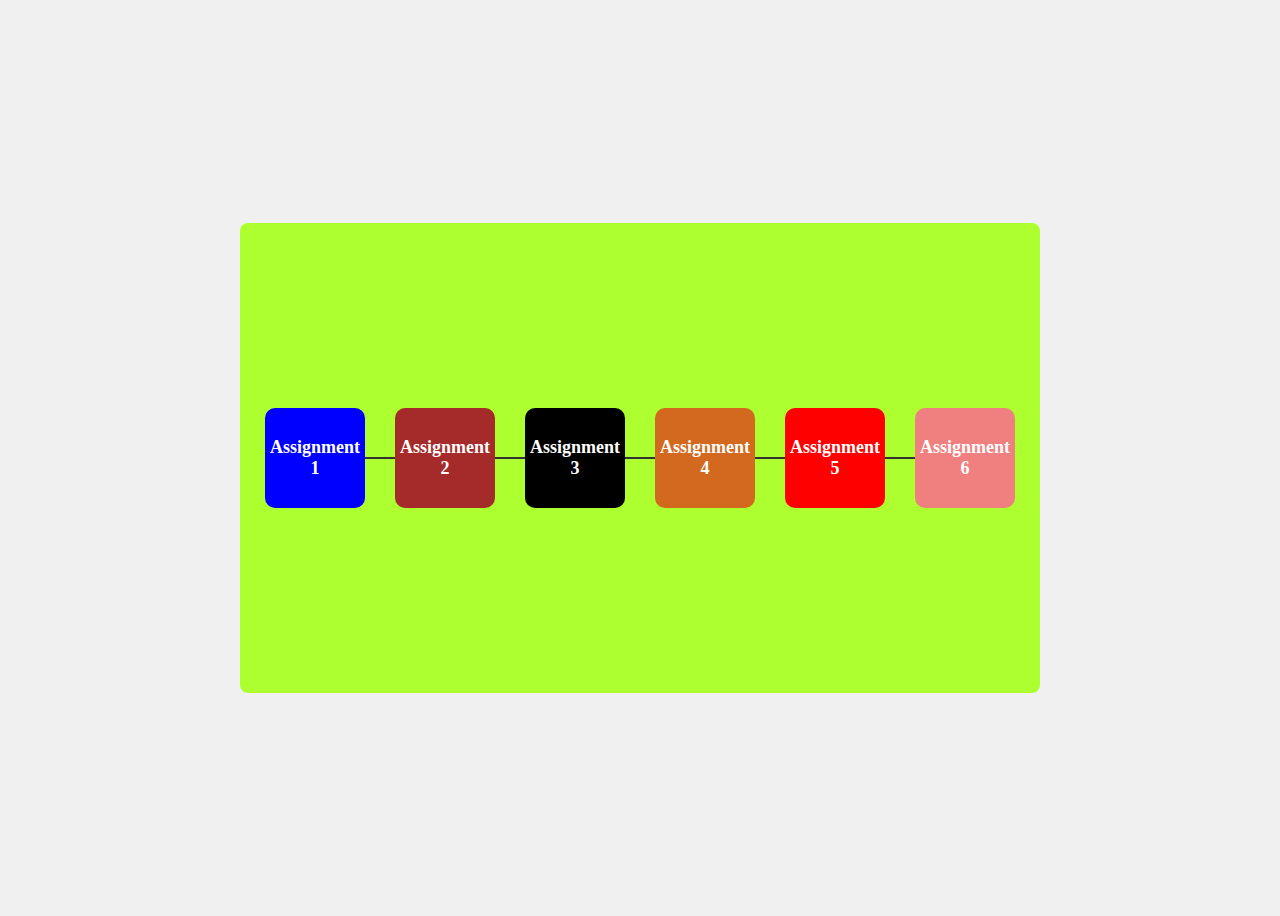
<file: index.html>
<!DOCTYPE html>
<html lang="en">
    <head>
        <meta charset="UTF-8">
  <meta name="viewport" content="width=device-width, initial-scale=1.0">
        <title>Assignment Main</title>
        <link rel="stylesheet" href="style.css"/>
    </head>
    <body>
        <div class="container">
            <div class="box ass-1"><a href="index1.html" target="_blank">Assignment 1</a></div>
            <div class="box ass-2"><a href="index2.html" target="_blank">Assignment 2</a></div>
            <div class="box ass-3"><a href="index3.html" target="_blank">Assignment 3</a></div>
            <div class="box ass-4"><a href="index4.html" target="_blank">Assignment 4</a></div>
            <div class="box ass-5"><a href="index5.html" target="_blank">Assignment 5</a></div>
            <div class="box ass-6"><a href="index6.html" target="_blank">Assignment 6</a></div>
        </div>
    </body>
</html>
</file>
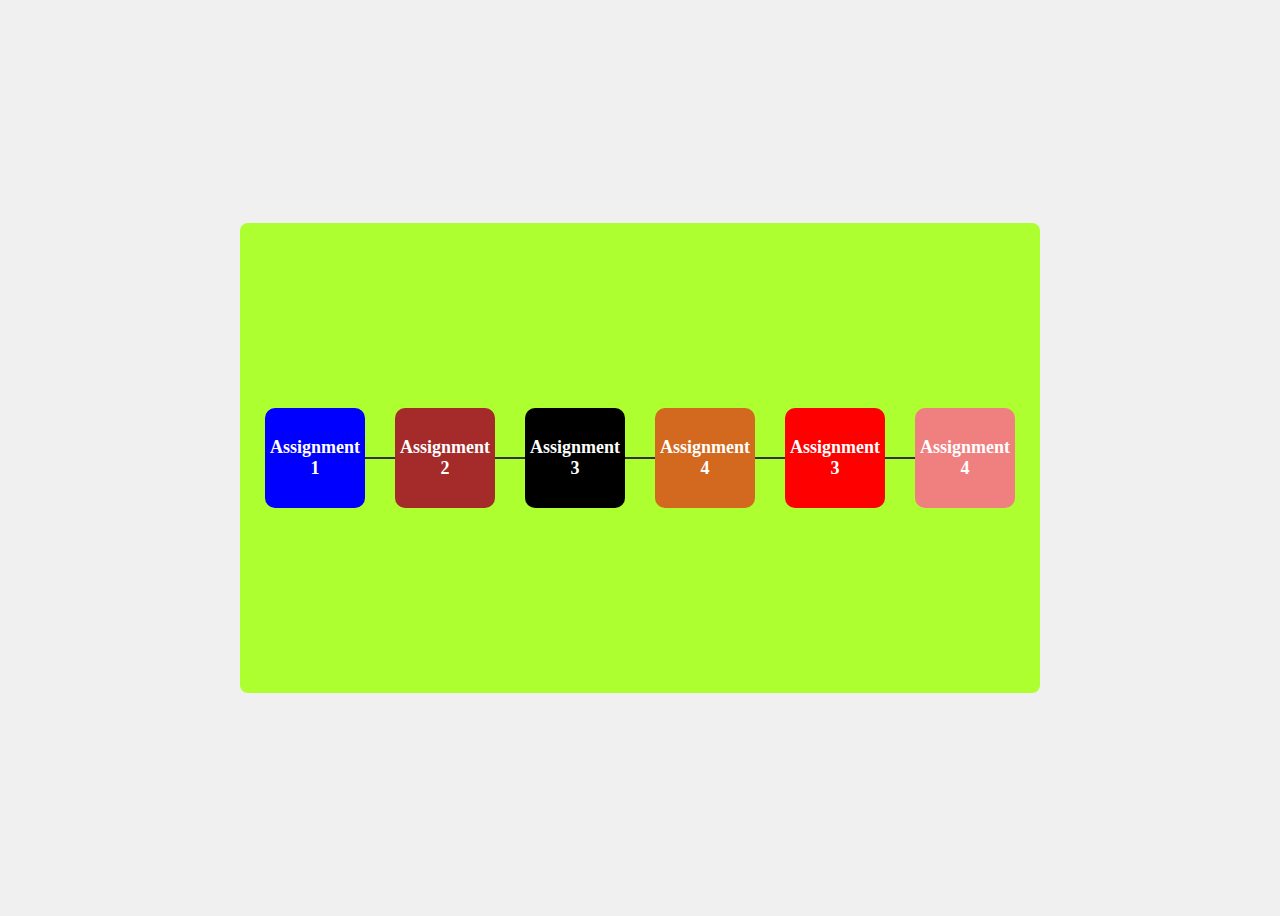
<file: Assignment/index.html>
<!DOCTYPE html>
<html lang="en">
    <head>
        <meta charset="UTF-8">
  <meta name="viewport" content="width=device-width, initial-scale=1.0">
        <title>Assignment Main</title>
        <link rel="stylesheet" href="style.css"/>
    </head>
    <body>
        <div class="container">
            <div class="box ass-1"><a href="index1.html" target="_blank">Assignment 1</a></div>
            <div class="box ass-2"><a href="index2.html" target="_blank">Assignment 2</a></div>
            <div class="box ass-3"><a href="index3.html" target="_blank">Assignment 3</a></div>
            <div class="box ass-4"><a href="index4.html" target="_blank">Assignment 4</a></div>
            <div class="box ass-5"><a href="index5.html" target="_blank">Assignment 3</a></div>
            <div class="box ass-6"><a href="index6.html" target="_blank">Assignment 4</a></div>
        </div>
    </body>
</html>
</file>
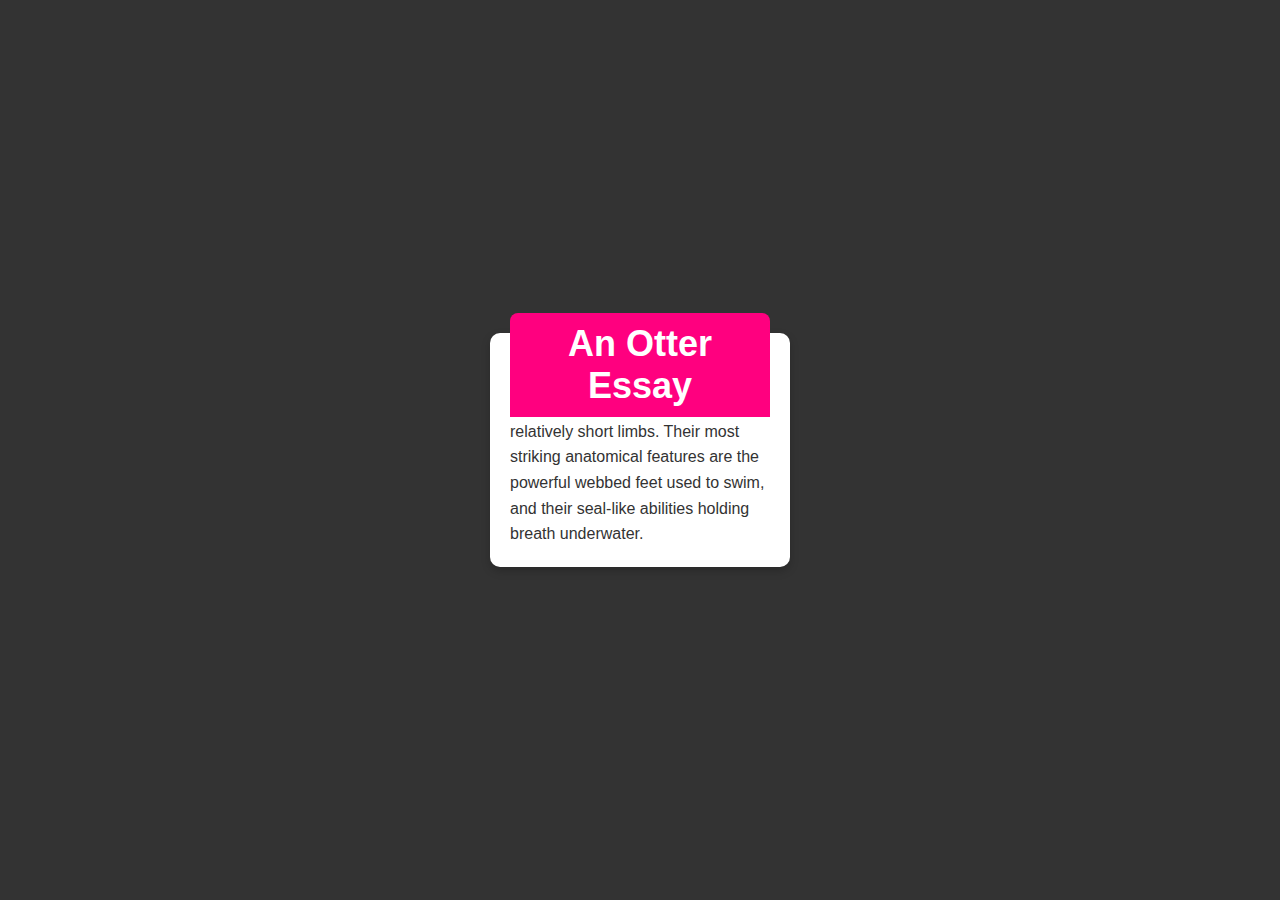
<file: index1.html>
<!DOCTYPE html>
<html lang="en">
  <head>
    <meta charset="UTF-8">
  <meta name="viewport" content="width=device-width, initial-scale=1.0">
    <title>Otter Essay Design</title>
    <link rel="stylesheet" href="style1.css" />
  </head>

  <body>
    <div class="container">
      <div class="card">
        <div class="card-header">
          <h2>An Otter Essay</h2>
        </div>

        <div class="card-body">
          <p>
            Otters have long, slim bodies and relatively short limbs. Their most
            striking anatomical features are the powerful webbed feet used to
            swim, and their seal-like abilities holding breath underwater.
          </p>
        </div>
      </div>
    </div>
  </body>
</html>
</file>
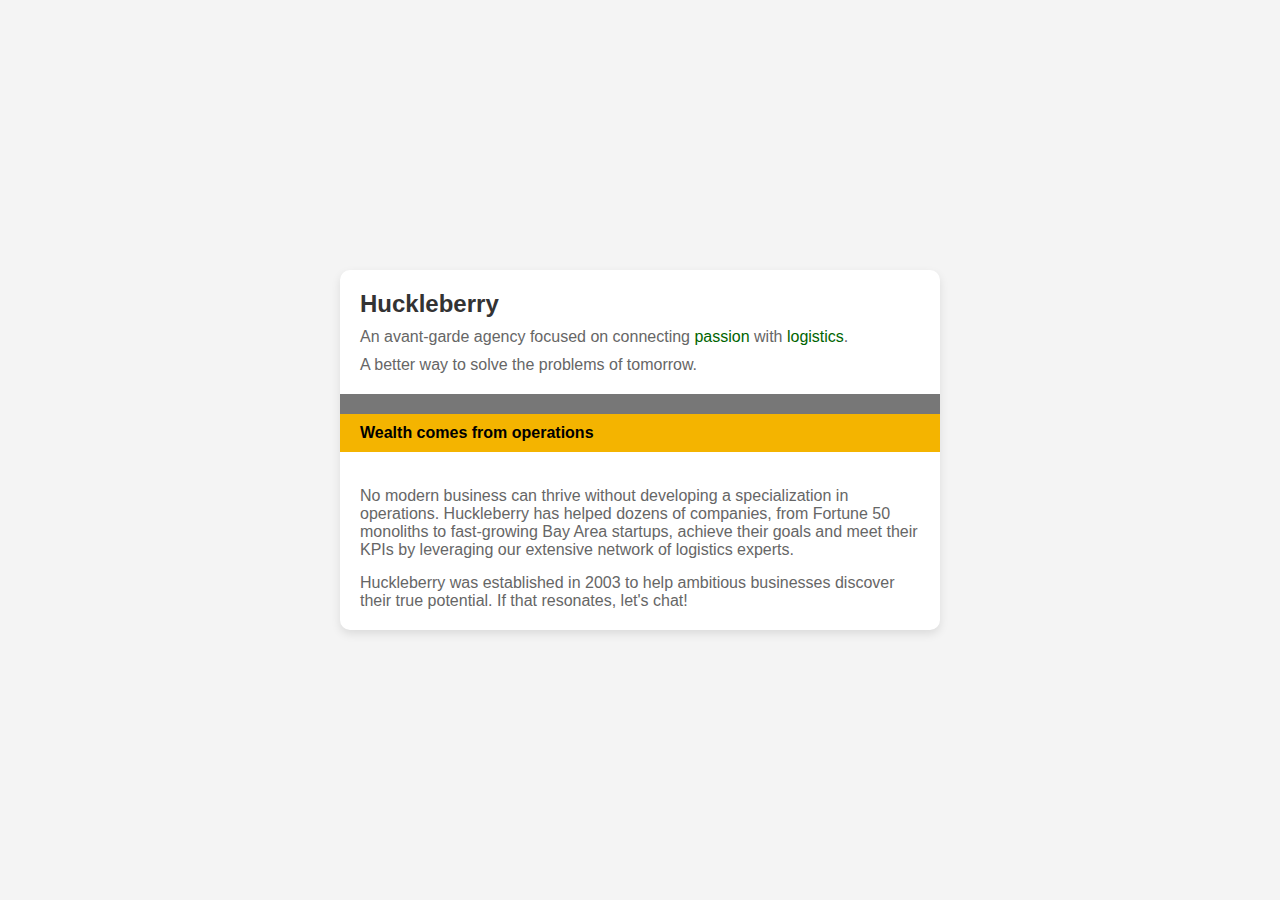
<file: index2.html>
<!DOCTYPE html>
<html lang="en">
<head>
    <meta charset="UTF-8">
  <meta name="viewport" content="width=device-width, initial-scale=1.0">
    <title>Huckleberry Card Design</title>
    <link rel="stylesheet" href="style2.css">
</head>
<body>
    <div class="card">
        <div class="card-header">
            <h1>Huckleberry</h1>
            <p>An avant-garde agency focused on connecting <span class="highlight">passion</span> with <span class="highlight">logistics</span>.</p>
            <p>A better way to solve the problems of tomorrow.</p>
        </div>
        <div class="separator"></div>
        <div class="card-highlight">
            <div class="highlight-box">
                <span>Wealth comes from operations</span>
            </div>
        </div>
        <div class="card-body">
            <p>No modern business can thrive without developing a specialization in operations. Huckleberry has helped dozens of companies, from Fortune 50 monoliths to fast-growing Bay Area startups, achieve their goals and meet their KPIs by leveraging our extensive network of logistics experts.</p>
            <p>Huckleberry was established in 2003 to help ambitious businesses discover their true potential. If that resonates, let's chat!</p>
        </div>
    </div>
</body>
</html>
</file>
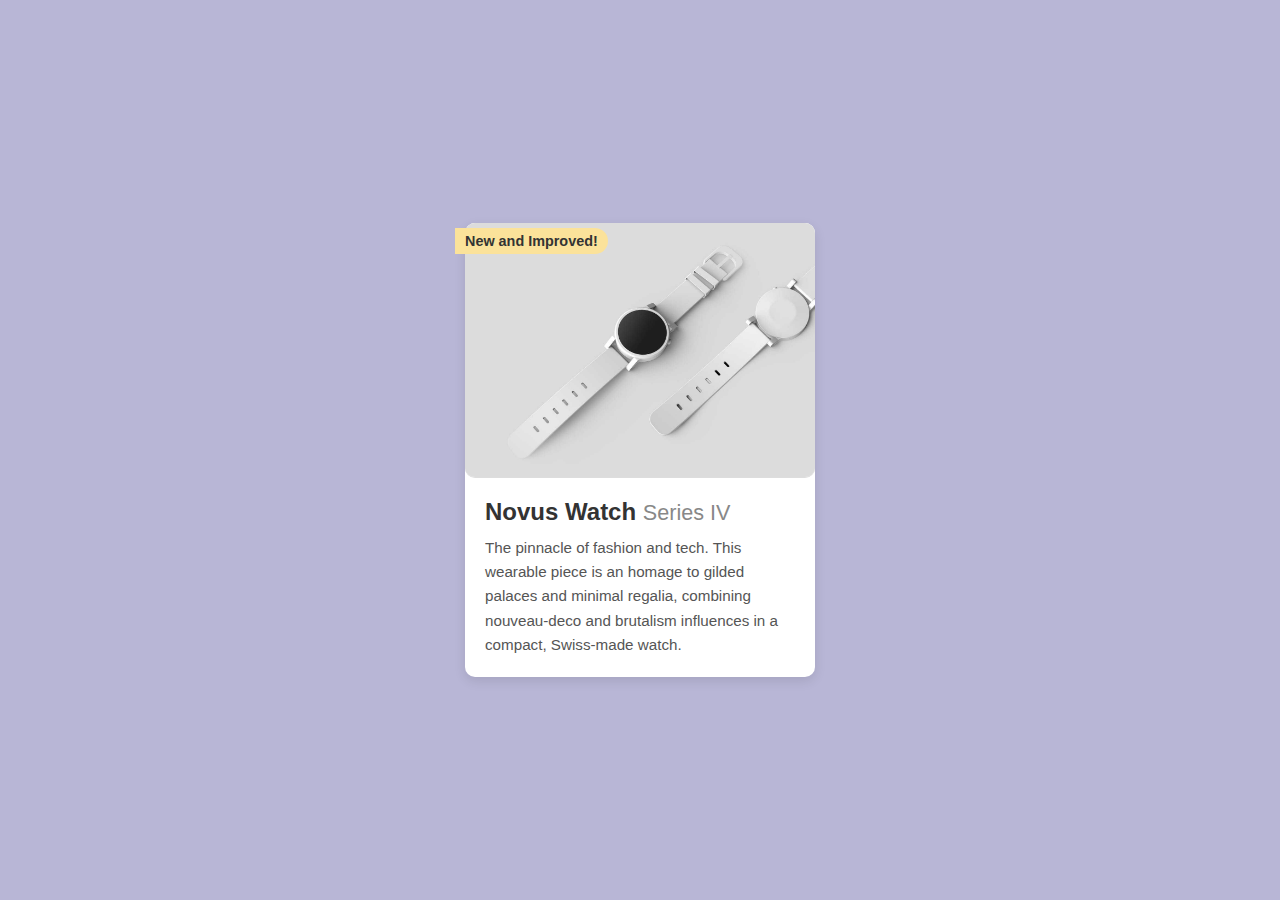
<file: index3.html>
<!DOCTYPE html>
<html lang="en">
  <head>
    <meta charset="UTF-8">
  <meta name="viewport" content="width=device-width, initial-scale=1.0">
    <title>Product Card</title>
    <link rel="stylesheet" href="style3.css" />
  </head>

  <body>
    <div class="card">
      <div class="badge">New and Improved!</div>

      <img src="asset/watch.jpeg" alt="Novus Watch Series IV" class="product-image"
      />

      <div class="card-content">
        <h2>Novus Watch <span class="subheading">Series IV</span></h2>

        <p>
          The pinnacle of fashion and tech. This wearable piece is an homage to
          gilded palaces and minimal regalia, combining nouveau-deco and
          brutalism influences in a compact, Swiss-made watch.
        </p>
      </div>
    </div>
  </body>
</html>
</file>
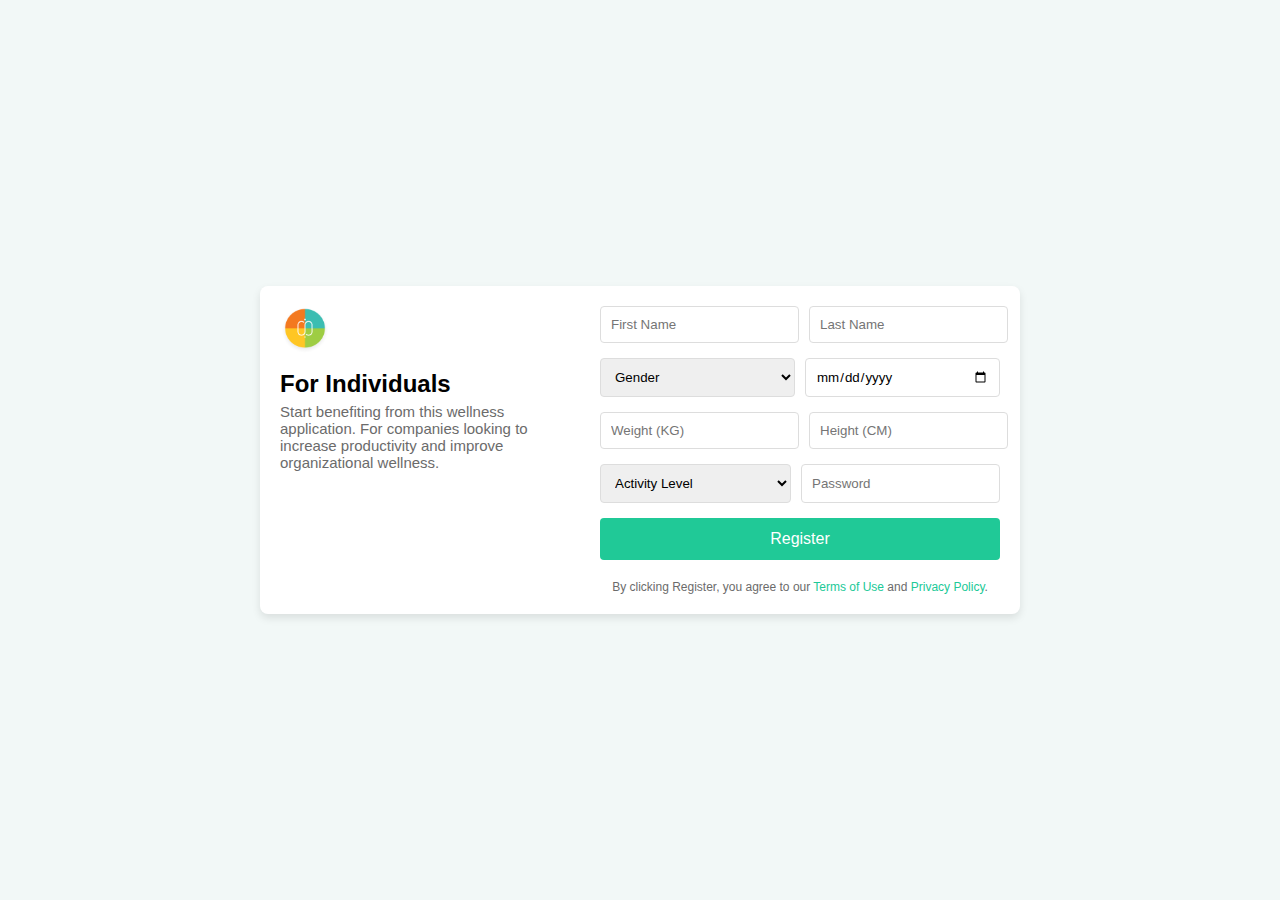
<file: index4.html>
<!DOCTYPE html>
<html lang="en">
<head>
  <meta charset="UTF-8">
  <meta name="viewport" content="width=device-width, initial-scale=1.0">
  <title>Registration Form</title>
  <link rel="stylesheet" href="style4.css">
</head>
<body>
  <div class="container">
    <div class="content">
      <div class="info">
        <img src="asset/individual.png" alt="Logo" class="logo">
        <h2>For Individuals</h2>
        <p>Start benefiting from this wellness application. For companies looking to increase productivity and improve organizational wellness.</p>
      </div>
      <div class="form-container">
        <form>
          <div class="form-row">
            <input type="text" placeholder="First Name">
            <input type="text" placeholder="Last Name">
          </div>
          <div class="form-row">
            <select>
              <option>Gender</option>
              <option>Male</option>
              <option>Female</option>
              <option>Other</option>
            </select>
            <input type="date" placeholder="Date of Birth">
          </div>
          <div class="form-row">
            <input type="number" placeholder="Weight (KG)">
            <input type="number" placeholder="Height (CM)">
          </div>
          <div class="form-row">
            <select>
              <option>Activity Level</option>
              <option>Low</option>
              <option>Moderate</option>
              <option>High</option>
            </select>
            <input type="password" placeholder="Password">
          </div>
          <button type="submit">Register</button>
          <p class="terms">By clicking Register, you agree to our <a href="#">Terms of Use</a> and <a href="#">Privacy Policy</a>.</p>
        </form>
      </div>
    </div>
  </div>
</body>
</html>
</file>
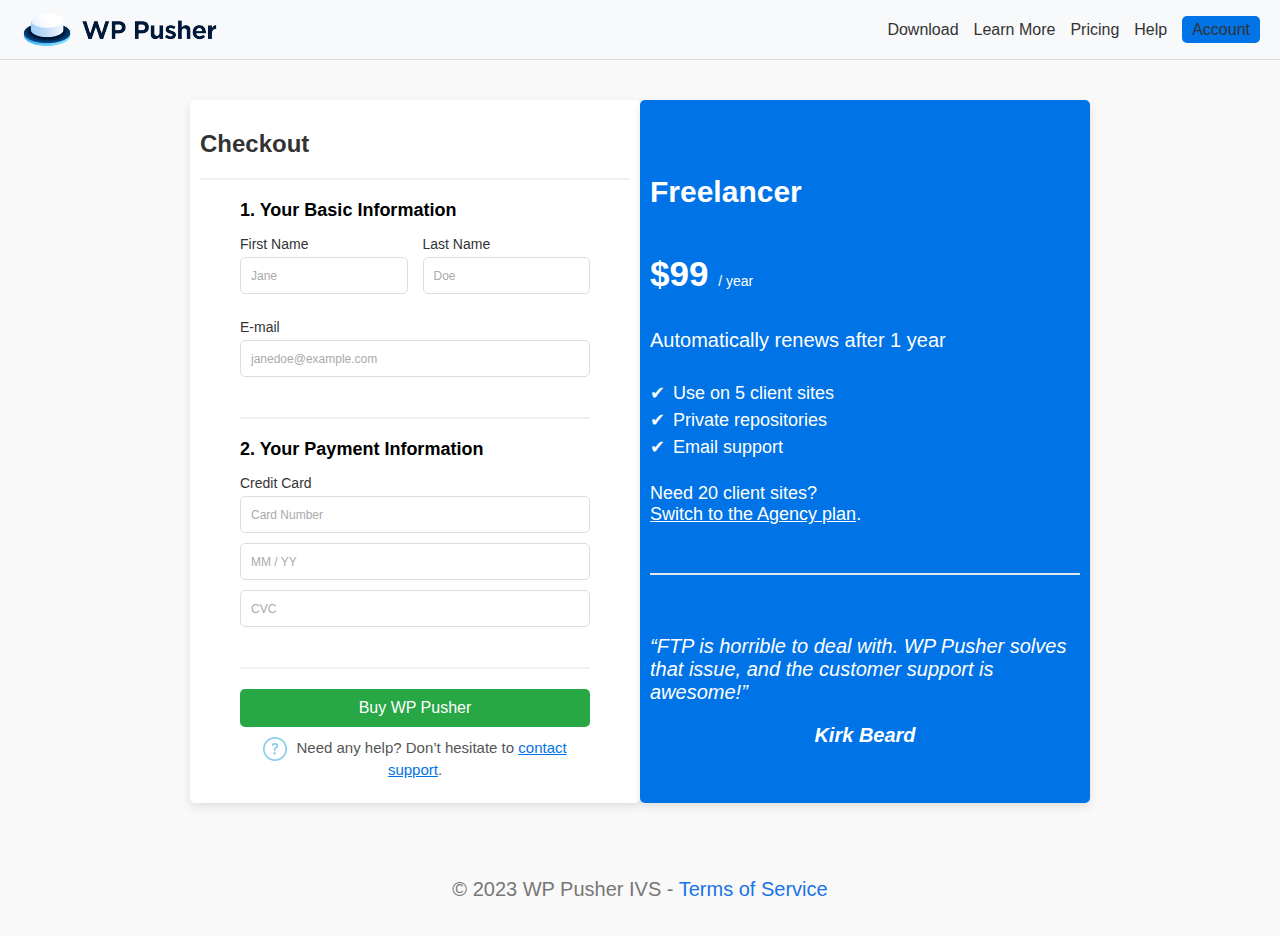
<file: index5.html>
<!DOCTYPE html>
<html lang="en">
<head>
  <meta charset="UTF-8">
  <meta name="viewport" content="width=device-width, initial-scale=1.0, viewport-fit=cover">
  <title>Checkout Page</title>
  <link rel="stylesheet" href="style5.css">
</head>
<body>
  <nav class="navbar">
    <img src="asset/wppusher.png" alt="WP Pusher Logo" class="logo">
    
    <div class="menu-toggle" onclick="toggleMenu()">
      <img src="asset/icons/hamburger.png" alt="menu-toggle">
    </div>
    
    <ul class="nav-links">
      <li><a href="#">Download</a></li>
      <li><a href="#">Learn More</a></li>
      <li><a href="#">Pricing</a></li>
      <li><a href="#">Help</a></li>
      <li><a href="#" class="account-btn">Account</a></li>
    </ul>

    </nav>


    <!-- Left Section: Checkout Form -->
    <main class="checkout-container">
      <section class="form-section">
        <h2>Checkout</h2>

        <hr style="width: 100%; height: 2px; border: none; font-weight: normal; background-color: rgb(243, 239, 239); margin: 20px auto;">
        <form>
        <!-- Section 1 -->
        <div class="section">
          <h3>1. Your Basic Information</h3>
          <div class="form-row">
            <div class="form-group">
              <label for="first-name">First Name</label>
              <input type="text" id="first-name" placeholder="Jane">
            </div>
            <div class="form-group">
              <label for="last-name">Last Name</label>
              <input type="text" id="last-name" placeholder="Doe">
            </div>
          </div>
          <div class="form-group">
            <label for="email">E-mail</label>
            <input type="email" id="email" placeholder="janedoe@example.com">
          </div>
        </div>

        <hr style="width: 100%; height: 2px; border: none; font-weight: normal; background-color: rgb(243, 239, 239); margin: 20px auto;">

        <!-- Section 2 -->
        <div class="section">
          <h3>2. Your Payment Information</h3>
          <div class="form-group">
            <label for="credit-card">Credit Card</label>
            <div class="card-input">
              <input type="text" id="card-number" placeholder="Card Number">
              <input type="text" id="expiry" placeholder="MM / YY">
              <input type="text" id="cvc" placeholder="CVC">
            </div>
          </div>
        </div>

        <hr style="width: 100%; height: 2px; border: none; font-weight: normal; background-color: rgb(243, 239, 239); margin: 20px auto;">

        <button type="submit" class="purchase-btn">Buy WP Pusher</button>
        <p class="support">
          <img src="asset/icons/question.png" alt="?"> Need any help? Don’t hesitate to <a href="#">contact support</a>.
        </p>
        </form>
      </section>
  

    <!-- Right Section: Summary -->
    <section class="summary-section">
      <h3>Freelancer</h3>
      <p class="price">$99 <span>/ year</span></p>
      <p>Automatically renews after 1 year</p>
      <ul class="checklist">
        <li>Use on 5 client sites</li>
        <li>Private repositories</li>
        <li>Email support</li>
      </ul>   
      <p class="switch-plan">
        Need 20 client sites? <br><a href="#">Switch to the Agency plan</a>.
      </p>

      <hr style="width: 100%; height: 2px; border: none; background-color: rgba(243, 241, 241, 0.932); margin:  20px auto;">

      <div class="testimonial">
        <p>“FTP is horrible to deal with. WP Pusher solves that issue, and the customer support is awesome!”</p>
        <p class="customer">Kirk Beard</p>
      </div>
    </section>
  </main>
      
        <footer>
          <p>&copy; 2023 WP Pusher IVS - <a href="#">Terms of Service</a></p>
        </footer>
</body>
</html>


<script>
  // Select the menu toggle button and nav links
const menuToggle = document.querySelector('.menu-toggle');
const navLinks = document.querySelector('.nav-links');

// Add a click event to toggle the nav links
menuToggle.addEventListener('click', () => {
  navLinks.classList.toggle('active');
});

document.addEventListener('click', (event) => {
  if (!menuToggle.contains(event.target) && !navLinks.contains(event.target)) {
    navLinks.classList.remove('active');
  }
});
</script>
</file>
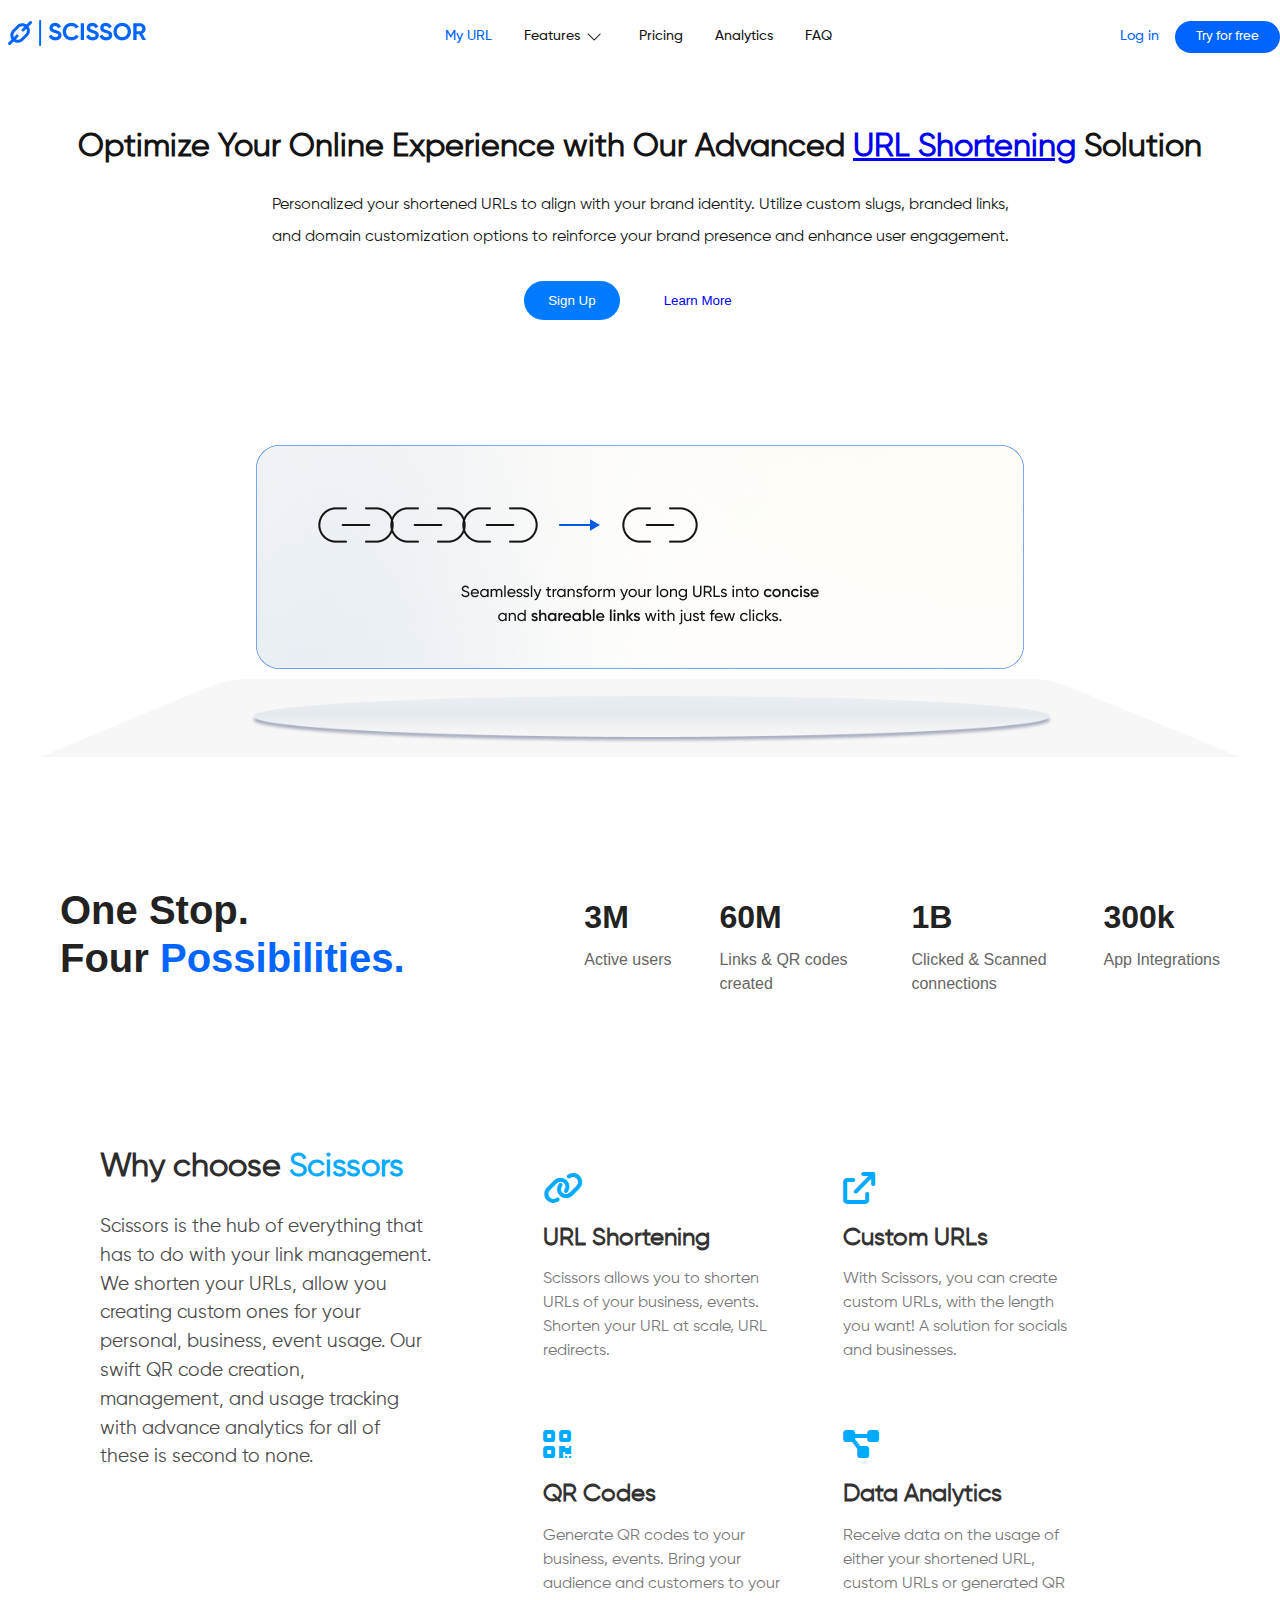
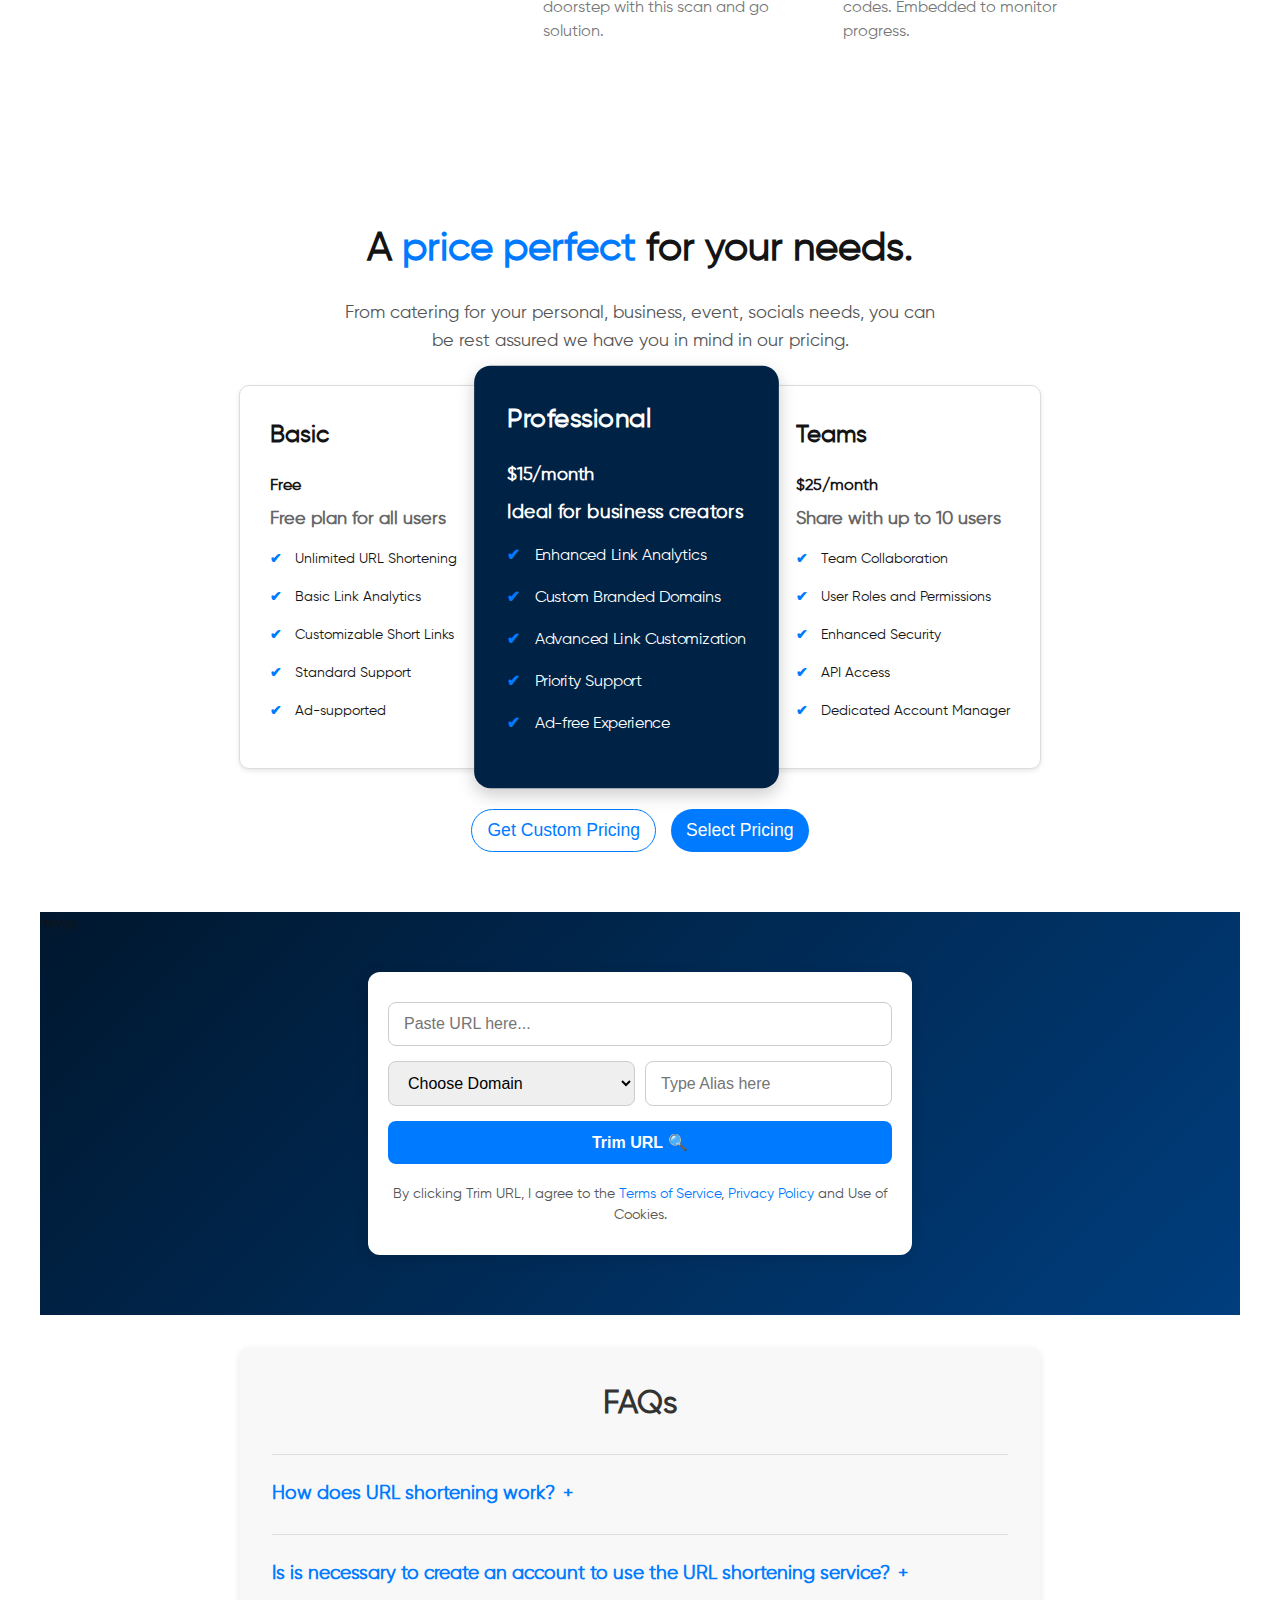
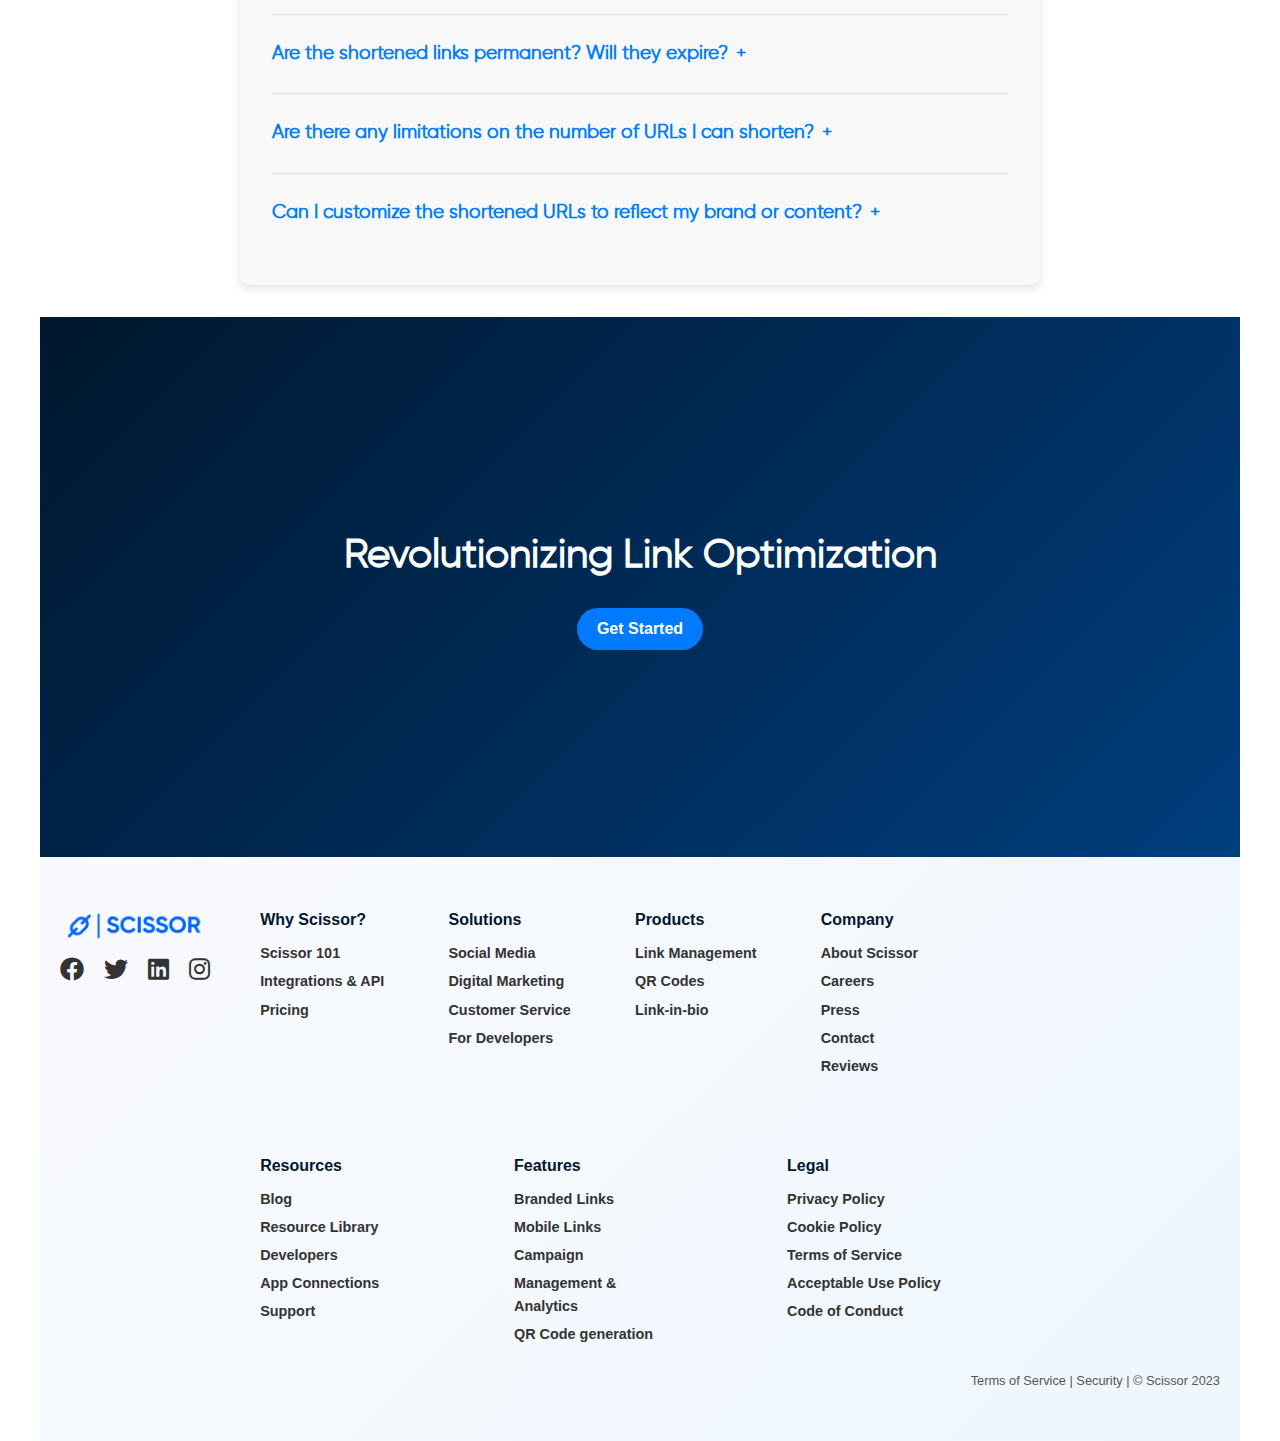
<file: index6.html>
<!DOCTYPE html>
<html lang="en">
  <head>
    <meta charset="UTF-8" />
    <meta
      name="viewport"
      content="width=device-width, initial-scale=1.0, viewport-fit=cover"
    />
    <link rel="stylesheet" href="./style6.css" />
    <link rel="stylesheet" href="./asset/font/gilroy-bold-webfont/style.css" />
    <link
      href="https://cdnjs.cloudflare.com/ajax/libs/font-awesome/6.0.0/css/all.min.css"
      rel="stylesheet"
    />

    <title>Scissors - URL Shortening Solution</title>
  </head>
  <body>
    <main>
      <!-- Navigation Bar-->
      <nav class="navbar">
        <div class="container1">
          <div>
          <img src="asset/Logo.png" alt="Scissors" />
          </div>
          
          <ul class="nav-links">
            <li><a href="#">My URL</a></li>

            <li>
              <div class="features-div">
                <a href="#">Features</a>
                <img src="asset/icons/chevron-down.png" />
              </div>
              <div class="dropdown">
                <ul>
                  <li><a href="#">URL Shortening</a></li>
                  <li><a href="#">Custom URLs</a></li>
                  <li><a href="#">QR codes</a></li>
                  <li><a href="#">Data Analytics</a></li>
                </ul>
              </div>
            </li>

            <li><a href="#">Pricing</a></li>
            <li><a href="#">Analytics</a></li>
            <li><a href="#">FAQ</a></li>
          </ul>

          <div class="nav-actions ">
            <a href="#" class="login">Log in</a>
            <button>Try for free</button>
          </div>

          <div class="menu-toggle" onclick="toggleMenu()">
            <img src="asset/icons/hamburger.png" alt="menu-toggle" />
          </div>
        </div>
      </nav>

      <div class="contents_container">
        <!-- Header -->
        <header class="header">
          <div class="container">
            <h3>
              Optimize Your Online Experience with Our Advanced
              <a href="#">URL Shortening</a> Solution
            </h3>
            <p>
              Personalized your shortened URLs to align with your brand
              identity. Utilize custom slugs, branded links, and domain
              customization options to reinforce your brand presence and enhance
              user engagement.
            </p>
            <button class="sign-up">Sign Up</button>
            <button class="learn-more">Learn More</button>
          </div>
        </header>

        <!-- Image Section -->
        <div class="image-container">
          <img src="asset/img2.png" alt="wp-pusher" class="image-2" />
          <img src="asset/img1.png" alt="wp-pusher" class="image-1" />
        </div>

        <!-- Features Section -->
        <section class="features">
          <div class="features-container">
            <div class="features-header">
              <h1>
                One Stop.<br />
                <span>Four <span class="highlight">Possibilities.</span></span>
              </h1>
            </div>
            <div class="features-stats">
              <div class="feature-item">
                <h2>3M</h2>
                <p>Active users</p>
              </div>
              <div class="feature-item">
                <h2>60M</h2>
                <p>Links & QR codes created</p>
              </div>
              <div class="feature-item">
                <h2>1B</h2>
                <p>Clicked & Scanned connections</p>
              </div>
              <div class="feature-item">
                <h2>300k</h2>
                <p>App Integrations</p>
              </div>
            </div>
          </div>
        </section>

        <!-- Why Choose  -->
        <section class="why-choose">
          <div class="left">
            <h2>Why choose <span style="color: #00aaff">Scissors</span></h2>
            <p>
              Scissors is the hub of everything that has to do with your link
              management. We shorten your URLs, allow you creating custom ones
              for your personal, business, event usage. Our swift QR code
              creation, management, and usage tracking with advance analytics
              for all of these is second to none.
            </p>
          </div>

          <div class="right">
            <div class="card">
              <i class="fa-solid fa-link"></i>
              <h3>URL Shortening</h3>
              <p>
                Scissors allows you to shorten URLs of your business, events.
                Shorten your URL at scale, URL redirects.
              </p>
            </div>

            <div class="card">
              <i class="fa-solid fa-arrow-up-right-from-square"></i>
              <h3>Custom URLs</h3>
              <p>
                With Scissors, you can create custom URLs, with the length you
                want! A solution for socials and businesses.
              </p>
            </div>

            <div class="card">
              <i class="fa-solid fa-qrcode"></i>
              <h3>QR Codes</h3>
              <p>
                Generate QR codes to your business, events. Bring your audience
                and customers to your doorstep with this scan and go solution.
              </p>
            </div>

            <div class="card">
              <i class="fa-solid fa-diagram-project"></i>
              <h3>Data Analytics</h3>
              <p>
                Receive data on the usage of either your shortened URL, custom
                URLs or generated QR codes. Embedded to monitor progress.
              </p>
            </div>
          </div>
        </section>

        <!-- Pricing Section -->
        <section class="pricing">
          <div class="container">
            <h2>
              A <span class="highlight">price perfect</span> for your needs.
            </h2>
            <p>
              From catering for your personal, business, event, socials needs,
              you can be rest assured we have you in mind in our pricing.
            </p>
            <div class="pricing-plans">
              <div class="plan">
                <h3>Basic</h3>
                <h4>Free</h4>
                <p>Free plan for all users</p>
                <ul>
                  <li>Unlimited URL Shortening</li>
                  <li>Basic Link Analytics</li>
                  <li>Customizable Short Links</li>
                  <li>Standard Support</li>
                  <li>Ad-supported</li>
                </ul>
              </div>
              <div class="plan featured">
                <h3>Professional</h3>
                <h4>$15/month</h4>
                <p>Ideal for business creators</p>
                <ul>
                  <li>Enhanced Link Analytics</li>
                  <li>Custom Branded Domains</li>
                  <li>Advanced Link Customization</li>
                  <li>Priority Support</li>
                  <li>Ad-free Experience</li>
                </ul>
              </div>
              <div class="plan">
                <h3>Teams</h3>
                <h4>$25/month</h4>
                <p>Share with up to 10 users</p>
                <ul>
                  <li>Team Collaboration</li>
                  <li>User Roles and Permissions</li>
                  <li>Enhanced Security</li>
                  <li>API Access</li>
                  <li>Dedicated Account Manager</li>
                </ul>
              </div>
            </div>
            <div class="pricing-buttons">
              <button class="btn custom-pricing">Get Custom Pricing</button>
              <button class="btn select-pricing">Select Pricing</button>
            </div>
          </div>
        </section>

        <!-- URL Shortening -->
        <section class="url-trimmer">
          <div class="container">
            <div class="trimmer-box">
              <form class="trimmer-form">
                <input
                  type="text"
                  placeholder="Paste URL here..."
                  class="input-url"
                  required
                />
                <div class="input-group">
                  <select class="input-select">
                    <option value="" disabled selected>Choose Domain</option>
                    <option value="example.com">example.com</option>
                    <option value="short.io">short.io</option>
                  </select>
                  <input
                    type="text"
                    placeholder="Type Alias here"
                    class="input-alias"
                  />
                </div>
                <button type="submit" class="btn-trim">
                  Trim URL <span>&#128269;</span>
                </button>
              </form>
              <p class="agreement">
                By clicking Trim URL, I agree to the
                <a href="#">Terms of Service</a>,
                <a href="#">Privacy Policy</a> and Use of Cookies.
              </p>
            </div>
          </div>
        </section>

        <!-- FAQ Section -->
        <div class="container">
          <div class="faq-section">
            <h2>FAQs</h2>
            <div class="faq-item">
              <input type="checkbox" id="faq1" />
              <label for="faq1" class="faq-question"
                >How does URL shortening work?</label
              >
              <div class="faq-answer">
                <p>
                  URL shortening works by taking a long URL and creating a
                  shorter, condensed version that redirects to the original URL.
                  When a user clicks on the shortened link, they are redirected
                  to the intended destination.
                </p>
              </div>
            </div>

            <div class="faq-item">
              <input type="checkbox" id="faq2" />
              <label for="faq2" class="faq-question"
                >Is is necessary to create an account to use the URL shortening
                service?</label
              >
              <div class="faq-answer">
                <p>
                  Yes. It's necessary to have a profile with Scissor to be able
                  to use the full features.
                </p>
              </div>
            </div>

            <div class="faq-item">
              <input type="checkbox" id="faq3" />
              <label for="faq3" class="faq-question"
                >Are the shortened links permanent? Will they expire?</label
              >
              <div class="faq-answer">
                <p>Yes. They are permanent and they don't expire.</p>
              </div>
            </div>

            <div class="faq-item">
              <input type="checkbox" id="faq4" />
              <label for="faq4" class="faq-question"
                >Are there any limitations on the number of URLs I can
                shorten?</label
              >
              <div class="faq-answer">
                <p>
                  Some services may impose limits, especially on free accounts.
                  Upgrading to a paid plan usually removes these limits.
                </p>
              </div>
            </div>

            <div class="faq-item">
              <input type="checkbox" id="faq5" />
              <label for="faq5" class="faq-question"
                >Can I customize the shortened URLs to reflect my brand or
                content?</label
              >
              <div class="faq-answer">
                <p>
                  Yes. It can be customize to align with your brand identity.
                </p>
              </div>
            </div>
          </div>
        </div>

        <!-- Hero section -->
        <section class="hero-banner">
          <div class="container">
            <h1>Revolutionizing Link Optimization</h1>
            <button class="btn-primary">Get Started</button>
          </div>
        </section>

        <!-- Footer -->
        <footer class="footer">
          <div class="container footer-content">
            <div class="footer-logo">
              <img src="asset/Logo.png" alt="Scissor Logo" />
              <div class="social-icons">
                <i class="fa-brands fa-facebook"></i>
                <i class="fa-brands fa-twitter"></i>
                <i class="fa-brands fa-linkedin"></i>
                <i class="fa-brands fa-instagram"></i>
              </div>
            </div>
            <div class="footer-links">
              <div class="footer-column">
                <h4>Why Scissor?</h4>
                <ul>
                  <li><a href="#">Scissor 101</a></li>
                  <li><a href="#">Integrations & API</a></li>
                  <li><a href="#">Pricing</a></li>
                </ul>
              </div>
              <div class="footer-column">
                <h4>Solutions</h4>
                <ul>
                  <li><a href="#">Social Media</a></li>
                  <li><a href="#">Digital Marketing</a></li>
                  <li><a href="#">Customer Service</a></li>
                  <li><a href="#">For Developers</a></li>
                </ul>
              </div>
              <div class="footer-column">
                <h4>Products</h4>
                <ul>
                  <li><a href="#">Link Management</a></li>
                  <li><a href="#">QR Codes</a></li>
                  <li><a href="#">Link-in-bio</a></li>
                </ul>
              </div>
              <div class="footer-column">
                <h4>Company</h4>
                <ul>
                  <li><a href="#">About Scissor</a></li>
                  <li><a href="#">Careers</a></li>
                  <li><a href="#">Press</a></li>
                  <li><a href="#">Contact</a></li>
                  <li><a href="#">Reviews</a></li>
                </ul>
              </div>
              <div class="footer-column">
                <h4>Resources</h4>
                <ul>
                  <li><a href="#">Blog</a></li>
                  <li><a href="#">Resource Library</a></li>
                  <li><a href="#">Developers</a></li>
                  <li><a href="#">App Connections</a></li>
                  <li><a href="#">Support</a></li>
                </ul>
              </div>
              <div class="footer-column">
                <h4>Features</h4>
                <ul>
                  <li><a href="#">Branded Links</a></li>
                  <li><a href="#">Mobile Links</a></li>
                  <li><a href="#">Campaign</a></li>
                  <li>
                    <a href="#">Management & <br />Analytics</a>
                  </li>
                  <li><a href="#">QR Code generation</a></li>
                </ul>
              </div>
              <div class="footer-column">
                <h4>Legal</h4>
                <ul>
                  <li><a href="#">Privacy Policy</a></li>
                  <li><a href="#">Cookie Policy</a></li>
                  <li><a href="#">Terms of Service</a></li>
                  <li><a href="#">Acceptable Use Policy</a></li>
                  <li><a href="#">Code of Conduct</a></li>
                </ul>
              </div>
            </div>
            <div class="footer-bottom">
              <p>Terms of Service | Security | © Scissor 2023</p>
            </div>
          </div>
        </footer>
      </div>
    </main>

   <script src="main.js"></script>
  </body>
</html>
</file>
<file: style.css>
body {
  display: flex;
  justify-content: center;
  align-items: center;
  height: 100vh;
  background-color: #f0f0f0;
}

.container {
  display: flex;
  justify-content: center;
  align-items: center;
  height: 50vh;
  background-color: greenyellow;
  border-radius: 8px;
  padding: 10px;
  width: auto;
  position: relative;
}

.box {
  width: 100px;
  height: 100px;
  display: flex;
  justify-content: center;
  align-items: center;
  color: white;
  font-size: 18px;
  font-weight: bold;
  border-radius: 10px;
  margin: 0 15px;
  position: relative;
}

.box::after {
  content: "";
  position: absolute;
  top: 50%;
  right: -30px;
  width: 30px;
  height: 2px;
  background-color: #333;
  transform: translateY(-50%);
}

.box:last-child::after {
  display: none;
}

.ass-1 {
  background-color: blue;
  text-align: center;
}

.ass-2 {
  background-color: brown;
  text-align: center;
}

.ass-3 {
  background-color: black;
  text-align: center;
}

.ass-4 {
  background-color: chocolate;
  text-align: center;
}



.ass-5 {
  background-color:red;
  text-align: center;
}


.ass-6 {
  background-color: lightcoral;
  text-align: center;
}
.box a {
  color: inherit;
  text-decoration: none;
  width: 100%;
  height: 100%;
  display: flex;
  justify-content: center;
  align-items: center;
}
</file>
<file: Assignment/style.css>
body {
  display: flex;
  justify-content: center;
  align-items: center;
  height: 100vh;
  background-color: #f0f0f0;
}

.container {
  display: flex;
  justify-content: center;
  align-items: center;
  height: 50vh;
  background-color: greenyellow;
  border-radius: 8px;
  padding: 10px;
  width: auto;
  position: relative;
}

.box {
  width: 100px;
  height: 100px;
  display: flex;
  justify-content: center;
  align-items: center;
  color: white;
  font-size: 18px;
  font-weight: bold;
  border-radius: 10px;
  margin: 0 15px;
  position: relative;
}

.box::after {
  content: "";
  position: absolute;
  top: 50%;
  right: -30px;
  width: 30px;
  height: 2px;
  background-color: #333;
  transform: translateY(-50%);
}

.box:last-child::after {
  display: none;
}

.ass-1 {
  background-color: blue;
  text-align: center;
}

.ass-2 {
  background-color: brown;
  text-align: center;
}

.ass-3 {
  background-color: black;
  text-align: center;
}

.ass-4 {
  background-color: chocolate;
  text-align: center;
}



.ass-5 {
  background-color:red;
  text-align: center;
}


.ass-6 {
  background-color: lightcoral;
  text-align: center;
}
.box a {
  color: inherit;
  text-decoration: none;
  width: 100%;
  height: 100%;
  display: flex;
  justify-content: center;
  align-items: center;
}
</file>
<file: style1.css>
* {
  margin: 0;

  padding: 0;

  box-sizing: border-box;
}

body {
  background-color: #333;

  display: flex;

  justify-content: center;

  align-items: center;

  height: 100vh;

  font-family: Arial, sans-serif;
}

.container {
  display: flex;

  justify-content: center;

  align-items: center;

  height: 100%;

  width: 100%;
}

.card {
  background-color: #fff;

  border-radius: 10px;

  box-shadow: 0 4px 10px rgba(0, 0, 0, 0.2);

  width: 300px;

  padding: 20px;

  position: relative;
}

.card-header {
  background-color: #ff007f;

  padding: 10px;

  border-radius: 8px 8px 0 0;

  color: white;

  text-align: center;

  font-weight: bold;

  font-size: 1.5em;

  position: absolute;

  top: -20px;

  left: 20px;

  right: 20px;

  z-index: 1;
}

.card-body {
  padding-top: 40px;

  color: #333;

  font-size: 1em;

  line-height: 1.6em;
}
</file>
<file: style2.css>
* {
  margin: 0;

  padding: 0;

  box-sizing: border-box;
}

body {
  font-family: Arial, sans-serif;

  background-color: #f4f4f4;

  display: flex;

  justify-content: center;

  align-items: center;

  height: 100vh;
}

.card {
  background-color: white;

  border-radius: 10px;

  box-shadow: 0 4px 10px rgba(0, 0, 0, 0.1);

  max-width: 600px;

  width: 100%;

  margin: 20px;

  overflow: hidden;
}

.card-header {
  padding: 20px;

  text-align: left;
}

.card-header h1 {
  font-size: 1.5em;

  color: #333;
}

.card-header p {
  font-size: 1em;

  color: #666;

  margin-top: 10px;
}

.highlight {
  color: #006400;
}

.separator {
  height: 20px;

  background-color: #777;
}

.card-highlight {
  background-color: #f4b400;

  padding: 10px 20px;

  text-align: left;
}

.highlight-box span {
  font-weight: bold;

  color: #000;
}

.card-body {
  padding: 20px;

  color: #666;

  font-size: 1em;
}

.card-body p {
  margin-top: 15px;
}

/* Responsive Design */

@media (max-width: 768px) {
  .card {
    max-width: 90%;
  }
}
</file>
<file: style3.css>
* {
  margin: 0;

  padding: 0;

  box-sizing: border-box;
}

body {
  font-family: Arial, sans-serif;

  background-color: #b8b6d6;

  display: flex;

  justify-content: center;

  align-items: center;

  height: 100vh;
}

.card {
  background-color: white;

  border-radius: 10px;

  box-shadow: 0 4px 12px rgba(0, 0, 0, 0.1);

  max-width: 350px;

  overflow: visible;

  position: relative;

  text-align: left;
}

.badge {
  background-color: #fbe29a;

  color: #333;

  font-weight: bold;

  font-size: 0.9em;

  padding: 5px 10px;

  border-radius: 0 15px 15px 0;

  position: absolute;

  top: 5px;

  left: -10px;
}

.product-image {
  width: 100%;

  display: block;

  background-color: #f5f5f5;

  border-bottom: 1px solid #ddd;

  border-radius: 10px 10px;
}

.card-content {
  padding: 20px;
}

.card-content h2 {
  font-size: 1.5em;

  color: #333;

  margin-bottom: 10px;
}

.subheading {
  font-weight: normal;

  color: #888;

  font-size: 0.9em;
}

.card-content p {
  font-size: 0.95em;

  color: #555;

  line-height: 1.6;
}
</file>
<file: style4.css>
* {
  box-sizing: border-box;
  margin: 0;
  padding: 0;
  font-family: Arial, sans-serif;
}

body {
  background-color: #f2f8f7;
  display: flex;
  justify-content: center;
  align-items: center;
  min-height: 100vh;
}

.container {
  display: flex;
  background-color: #ffffff;
  padding: 20px;
  box-shadow: 0 4px 8px rgba(0, 0, 0, 0.1);
  border-radius: 8px;
}

.content {
  display: flex;
  gap: 20px;
}

.info {
  max-width: 300px;
}

.logo {
  width: 50px;
  height: 50px;
}

h2 {
  font-size: 24px;
  margin-top: 10px;
}

p {
  font-size: 15px;
  color: #6b6b6b;
  margin-top: 5px;
}

.form-container {
  max-width: 400px;
  width: 100%;
}

form {
  display: flex;
  flex-direction: column;
  gap: 15px;
}

.form-row {
  display: flex;
  gap: 10px;
}

input[type="text"],
input[type="number"],
input[type="date"],
input[type="password"],
select {
  flex: 1;
  padding: 10px;
  border: 1px solid #ddd;
  border-radius: 4px;
}

button {
  padding: 12px;
  border: none;
  background-color: #20c997;
  color: #ffffff;
  border-radius: 4px;
  cursor: pointer;
  font-size: 16px;
}

button:hover {
  background-color: #17a589;
}

p a {
  color: #20c997;
  text-decoration: none;
}

.terms {
  font-size: 12px;
  color: #6b6b6b;
  text-align: center;
}

/* Responsive Design */
@media (max-width: 768px) {
  .container {
    flex-direction: column;
    padding: 15px;
  }

  .content {
    flex-direction: column;
    align-items: center;
  }

  .info {
    text-align: center;
  }

  .form-row {
    flex-direction: column;
  }
}
</file>
<file: style6.css>
:root {
  --primary-color: #0065fe;
  --secondary-color: #141414;
  --color: #ffffff;

  --font-weight: 700;
  --font-family: "Gilroy-Regular ☞";

  --font-family-bold: "Gilroy-medium ☞";
  --font-family-bold-weight: 500;
}

/* Reset */
* {
  margin: 0;
  padding: 0;
  box-sizing: border-box;
}

body {
  font-family: var(--font-family);
  color: var(--secondary-color);
  line-height: 1.6;
  font-size: 0.9rem;
}

button,
input {
  outline: none;
}

li {
  list-style: none;
}

.container {
  width: 100%;
  max-width: 1200px;
  margin: 0 auto;
}

/* Nav bar */

.menu-toggle {
  display: none;
}

.navbar {
  padding: 0.8rem 0;
  /* box-shadow: 0 2px 5px rgba(0, 0, 0, 0.1); */
  /* position: sticky; */
  /* top: 0; */
  /* z-index: 1000; */
}

.navbar .container1 {
  display: flex;
  align-items: center;
  justify-content: space-between;
}

.nav-links {
  display: flex;
  list-style: none;
  align-items: center;
  gap: 2rem;
}

/* .nav-links.active {
  display: flex;
} */

.nav-links li {
  position: relative;
}

.nav-links a {
  text-decoration: none;
  color: var(--secondary-color);
  transition: color 0.3s ease-in-out;
  font-family: var(--font-family-bold);
}

.nav-links a:hover {
  color: var(--primary-color);
}

.nav-links li:first-child > a {
  color: var(--primary-color);
}

.features-div {
  display: flex;
  align-items: center;
  gap: 0.1rem;
}

/* dropdown menu */
.dropdown {
  display: none;
  position: absolute;
  top: 100%;
  left: 0;
  background-color: #fff;
  box-shadow: 0 4px 8px rgba(0, 0, 0, 0.1);
  list-style: none;
  padding: 0.5rem 0;
}

.nav-links li:hover .dropdown {
  display: flex;
}

.dropdown li {
  padding: 0.5rem 1rem;
  white-space: nowrap;
}

.dropdown a {
  color: var(--secondary-color);
}

.dropdown a:hover {
  color: var(--primary-color);
}

/* Right side button */
.nav-actions {
  display: flex;
  align-items: center;
  gap: 1rem;
}

.nav-actions .login {
  color: var(--primary-color);
  text-decoration: none;
  font-family: var(--font-family-bold);
  font-weight: var(--font-family-bold-weight);
}

.nav-actions button {
  padding: 0.5rem 1.3rem;
  background-color: var(--primary-color);
  color: var(--color);
  border-radius: 2rem;
  border: none;
  font-weight: var(--font-family-bold-weight);
  font-family: var(--font-family-bold);
  cursor: pointer;
}

/* .nav-actions button:hover { 
  background-color: #0056b3;
}*/

.contents_container {
  max-width: 1200px;
  margin: 0 auto;
  display: flex;
  flex-direction: column;
  justify-content: center;
}

/* Header */
.header {
  text-align: center;
  padding: 3rem 1rem;
  background: var(--color);
  margin: 0 auto;
  max-width: 100%;
}

.header h3 {
  font-size: 2rem;
  margin-bottom: 1rem;
}

.header p {
  font-size: 1rem;
  padding: 0 1rem;
  line-height: 2;
  width: 800px;
  word-wrap: break-word;
  overflow-wrap: break-word;
  margin: 0 auto;
  margin-bottom: 20px;
  font-weight: var(--font-family-bold-weight);
}

button {
  outline: none;
  /* font-size: small; */
}

.sign-up {
  padding: 0.75rem 1.5rem;
  margin: 0.5rem;
  border-radius: 20px;
  background-color: #007bff;
  color: #fff;
  cursor: pointer;
  border: none;
}

.learn-more {
  padding: 0.75rem 1.5rem;
  margin: 0.5rem;
  border-radius: 20px;
  background-color: white;
  color: blue;
  cursor: pointer;
  border: none;
}

/* .header button:hover {
    background-color: #0056b3;
} */

.image-container {
  display: flex;
  align-items: center;
  flex-direction: column;
  justify-content: center;
  height: 50vh;
  text-align: center;
}

.image-1,
.image-2 {
  max-width: 100%;
  margin-bottom: 10px;
}

.image-1 {
  margin-bottom: 0;
}

/* Features Section */
.features {
  background-color: #ffffff;
  padding: 60px 20px;
  font-family: "Arial", sans-serif;
  width: 100%;
  position: relative;
  max-width: 1200px;
  margin: 0 auto;
}

.features-container {
  display: flex;
  justify-content: space-between;
  align-items: center;
}

.features-header {
  text-align: left;
  z-index: 1;
  position: relative;
}

.features-header h1 {
  font-size: 2.5rem;
  color: #222222;
  line-height: 1.2;
  margin-bottom: 20px;
}

.features-header .highlight {
  color: #0066ff;
  font-weight: bold;
}

.features-stats {
  display: flex;
  gap: 3rem;
}

.feature-item h2 {
  font-size: 2rem;
  font-weight: bold;
  color: #222222;
  margin: 0;
  text-align: left;
}

.feature-item p {
  font-size: 1rem;
  color: #666666;
  margin: 5px 0 0 0;
  line-height: 1.5;
  word-wrap: break-word;
  text-align: left;
  max-width: 9rem;
}

/* Why Choose Section */
.why-choose {
  display: flex;
  justify-content: space-between;
  padding: 80px 5%;
  background-color: var(--color);
}

.why-choose .left {
  flex: 1;
  max-width: 500px;
  font-size: 1.3rem;
}

.why-choose .left h2 {
  font-size: 2rem;
  font-weight: bold;
  color: #2d2d2d;
  margin-bottom: 20px;
  display: inline-block;
}

.why-choose .left p {
  color: #4a4a4a;
  line-height: 1.5;
  word-wrap: break-word;
  font-size: 1.2rem;
  max-width: 100%;
  margin: 0;
  width: fit-content;
}

.why-choose .right {
  display: flex;
  flex-wrap: wrap;
  /* justify-content: space-between; */
  /* gap: 10px; */
  flex: 2;
  margin-left: 80px;
}

.why-choose .right .card {
  display: flex;
  flex-direction: column;
  justify-content: center;
  padding: 30px;
  background-color: #ffffff;
  border-radius: 10px;
  width: 45%;
  margin-bottom: 5px;
}

.why-choose .right .card i {
  font-size: 2rem;
  color: #00aaff;
  margin-bottom: 15px;
  align-self: flex-start;
}

.why-choose .right .card h3 {
  font-size: 1.5rem;
  color: #333333;
  font-weight: bold;
  margin-bottom: 10px;
  text-align: left;
}

.why-choose .right .card p {
  color: #777;
  font-size: 1rem;
  line-height: 1.5;
}

/* Pricing Section */
.pricing {
  display: flex;
  flex-direction: column;
  align-items: center;
  justify-content: center;
  padding: 60px 20px;
  text-align: center;
}

.pricing h2 {
  font-size: 2.5rem;
  font-weight: 700;
  line-height: 1.5;
  margin-bottom: 20px;
  text-align: center;
}

.pricing h2 .highlight {
  color: #007bff;
  font-weight: 700;
}

.pricing p {
  font-size: 1.1rem;
  color: #555;
  line-height: 1.6;
  margin-bottom: 30px;
  text-align: center;
  max-width: 600px;
  margin-left: auto;
  margin-right: auto;
}

.pricing-plans {
  display: flex;
  /* gap: 20px; */
  justify-content: center;
}

.plan {
  background: #fff;
  border: 1px solid #ddd;
  border-radius: 10px;
  padding: 30px;
  box-shadow: 0 2px 5px rgba(0, 0, 0, 0.1);
}

.plan h3 {
  font-size: 1.5rem;
  margin-bottom: 20px;
  text-align: left;
}

.plan h4 {
  font-size: 1rem;
  font-weight: bold;
  margin-bottom: 5px;
  text-align: left;
}

.plan p {
  color: #666;
  margin-bottom: 15px;
  text-align: left;
  font-weight: bold;
}

.plan ul {
  list-style: none;
  padding: 0;
  text-align: left;
}

.plan ul li {
  position: relative;
  padding-left: 25px;
  margin-bottom: 15px;
}

.plan ul li::before {
  content: "✔";
  position: absolute;
  left: 0;
  color: #007bff;
  font-weight: bold;
}

.featured {
  background: #002244;
  color: #fff;
  transform: scale(1.1);
  box-shadow: 0 6px 15px rgba(0, 0, 0, 0.2);
  border: none;
  border-radius: 15px;
}

.featured h3,
.featured h4,
.featured p,
.featured ul li {
  color: #fff;
}

.pricing-buttons {
  margin-top: 40px;
  display: flex;
  gap: 15px;
  justify-content: center;
}

.btn {
  padding: 10px 15px;
  font-size: 1.1rem;
  border-radius: 30px;
  transition: transform 0.3s ease, background 0.3s ease;
  border: none;
  cursor: pointer;
}

.btn:hover {
  transform: scale(1.05);
  opacity: 0.9;
}

.custom-pricing {
  background-color: #fff;
  color: #007bff;
  border: 1px solid #007bff;
  font-weight: var(--font-family-bold-weight);
}

.select-pricing {
  background: #007bff;
  color: #fff;
}

/* URL Trimmer Section */
.url-trimmer {
  padding: 60px 20px;
  display: flex;
  flex-direction: column;
  justify-content: center;
  align-items: center;
  height: auto;
  width: 100%;
  position: relative;
}

.url-trimmer .container::after {
  content: "heyyy";
  min-height: 100%;
  min-width: 100%;
  background: linear-gradient(135deg, #00172e, #003e7e);
  display: block;
  position: absolute;
  z-index: -1;
  top: 0;
  left: 0;
}

.url-trimmer .container .trimmer-box {
  margin: 0 auto;
}

.trimmer-box {
  background: #fff;
  border-radius: 12px;
  padding: 30px 20px;
  max-width: 34rem;
  box-shadow: 0 4px 15px rgba(0, 0, 0, 0.1);
}

.trimmer-form {
  display: flex;
  flex-direction: column;
  gap: 15px;
}

.input-url {
  padding: 12px 15px;
  border: 1px solid #ccc;
  border-radius: 8px;
  font-size: 1rem;
  outline: none;
}

.input-group {
  display: flex;
  gap: 10px;
}

.input-select,
.input-alias {
  width: 100%;
  padding: 12px 15px;
  border: 1px solid #ccc;
  border-radius: 8px;
  font-size: 1rem;
  outline: none;
}

.input-select {
  cursor: pointer;
}

.btn-trim {
  background: #007bff;
  color: #fff;
  border: none;
  padding: 12px 15px;
  border-radius: 8px;
  font-size: 1rem;
  font-weight: bold;
  cursor: pointer;
  transition: background 0.3s ease;
  display: flex;
  align-items: center;
  justify-content: center;
  gap: 5px;
}

.btn-trim:hover {
  background: #0056b3;
}

.agreement {
  margin-top: 20px;
  font-size: 0.85rem;
  color: #555;
  line-height: 1.5;
  text-align: center;
}

.agreement a {
  color: #007bff;
  text-decoration: none;
}

.agreement a:hover {
  text-decoration: underline;
}

/* FAQ Section */
.faq-section {
  width: 90%;
  max-width: 800px;
  margin: 2rem auto;
  padding: 2rem;
  background-color: #f8f8f8;
  border-radius: 8px;
  box-shadow: 0 4px 8px rgba(0, 0, 0, 0.1);
}

.faq-section h2 {
  text-align: center;
  font-size: 2rem;
  margin-bottom: 1.5rem;
  color: #333;
}

/* FAQ Item Styles */
.faq-item {
  border-top: 1px solid #ddd;
  padding: 1rem 0;
  position: relative;
}

/* Hide checkbox */
.faq-item input[type="checkbox"] {
  display: none;
}

/* Question Style */
.faq-question {
  display: block;
  font-size: 1.2rem;
  font-weight: bold;
  color: #007bff;
  cursor: pointer;
  padding: 0.5rem 0;
  transition: color 0.3s ease;
}

.faq-question:hover {
  color: #0056b3;
}

/* Answer Style */
.faq-answer {
  max-height: 0;
  overflow: hidden;
  transition: max-height 0.4s ease;
  font-size: 1rem;
  color: #333;
  padding-left: 1rem;
}

/* Display answer when checkbox is checked */
.faq-item input[type="checkbox"]:checked ~ .faq-answer {
  max-height: 200px; /* Set this to fit the content */
  padding-top: 0.5rem;
}

/* Arrow icon on question */
.faq-question::after {
  content: "+"; /* Unicode for right arrow */
  font-size: 1.2rem;
  margin-left: 0.5rem;
  transition: transform 0.3s ease;
}

/* Rotate icon on open */
.faq-item input[type="checkbox"]:checked + .faq-question::after {
  transform: rotate(90deg);
}

/* Hero Banner Section */
.hero-banner {
  background: linear-gradient(135deg, #00172e, #003e7e);
  height: 60vh;
  display: flex;
  justify-content: center;
  align-items: center;
  text-align: center;
  position: relative;
}

.hero-banner .container {
  color: #fff;
}

.hero-banner h1 {
  font-size: 2.5rem;
  font-weight: bold;
  margin-bottom: 20px;
}

.btn-primary {
  background-color: #007bff;
  color: #fff;
  border: none;
  padding: 12px 20px;
  border-radius: 25px;
  font-size: 1rem;
  font-weight: bold;
  cursor: pointer;
  transition: background 0.3s ease;
}

.btn-primary:hover {
  background-color: #0056b3;
}

/* Footer */
.footer {
  background: linear-gradient(135deg, #f9faff, #eef7fc);
  padding: 50px 20px;
  font-family: Arial, sans-serif;
  font-size: 0.9rem;
  color: #333;
}

.footer-content {
  display: flex;
  flex-wrap: wrap;
  justify-content: space-between;
  gap: 30px;
}

.footer-logo {
  flex: 1;
  max-width: 200px;
}

.footer-logo img {
  max-width: 150px;
}

.social-icons {
  margin-top: 5px;
  display: flex;
  gap: 20px;
}

.social-icons i {
  display: inline-block;
  font-size: 24px;
}

.footer-links {
  flex: 4;
  display: flex;
  flex-wrap: wrap;
  gap: 30px;
  justify-content: space-between;
}

.footer-column {
  min-width: 120px;
  margin-bottom: 10px;
  flex-direction: column;
}

.footer-column h4 {
  font-size: 1rem;
  font-weight: bold;
  color: #00172e;
  margin-bottom: 10px;
}

.footer-column ul {
  list-style: none;
  padding: 0;
  margin: 0;
  font-weight: bold;
}

.footer-column li {
  margin-bottom: 5px;
}

.footer-column a {
  text-decoration: none;
  color: #333;
  transition: color 0.3s ease;
}

.footer-column a:hover {
  color: #007bff;
}

.footer-bottom {
  text-align: center;
  margin-top: 40%;
  font-size: 0.8rem;
  color: #555;
}

.footer-bottom p {
  margin: 0;
}

/* Media Responsiveness */
@media (max-width: 1024px) {
  .navbar .container {
    display: flex;
    flex-direction: column;
  }

  .container {
    padding: 0 1rem;
  }

  .features-stats {
    grid-template-columns: repeat(2, 1fr);
  }

  .pricing-plans {
    flex-direction: column;
    gap: 1rem;
  }
}

/* Mobile screens */
@media (max-width: 768px) {
  .navbar .container1 {
    display: flex;
    padding: 1rem;
    justify-content: space-between !important;
  }

  .header h3 {
    font-size: 2rem;
  }

  .header p {
    font-size: 1rem;
    width: 100%;
    padding: 0 1rem;
  }

  .nav-links {
    display: none;
    flex-direction: column;
    gap: 1rem;
    text-align: center;
  }
  .features-div,
  .dropdown {
    position: absolute;
    margin-top: -5.7rem;
    margin-left: -220px;
  }
  .menu-toggle {
    display: flex;
  }

  .login{
    width: 40px;
    font-size: 13px !important;
  }
  .nav-actions > button {
    max-width: 100%;
    /* width: 65px; */
    padding: 9px;
    border-radius: 14px;
    font-size: 8px;
    font-weight: 200;
  }

  .nav-actions a {
    font-size: 8px;
  }

  .nav-actions {
    display: none;
    margin-top: -7rem;
    margin-left: -1.9rem;
  }

  .why-choose {
    flex-direction: column;
    text-align: center;
    padding: 40px 10px;
  }

  .why-choose .right {
    margin-left: 0;
    flex-wrap: wrap;
    gap: 10px;
  }

  .why-choose .right .card {
    width: 100%;
  }

  .why-choose .right .card i {
    font-size: 2rem;
    color: #00aaff;
    margin-bottom: 15px;
    align-self: center;
  }

  .why-choose .right .card h3 {
    text-align: center;
  }

  .btn {
    font-size: 0.7rem;
  }

  .pricing-plans {
    flex-direction: column;
    gap: 20px;
  }

  .features-container {
    display: flex;
    flex-direction: column;
    margin-bottom: 6rem;
  }

  .features-header {
    position: relative;
    left: 10px;
  }

  .features-stats {
    display: flex;
    flex-direction: column;

    position: relative;
    left: 1.3rem;
    top: 3em;
  }

  .feature-item h2 {
    text-align: start;
  }

  .faq-section {
    width: 100%;
    padding: 1rem;
  }

  .url-trimmer {
    flex-direction: column;
    height: auto;
  }
  /* 
  .trimmer-box {
    width: 90%;
  } */

  .hero-banner h1 {
    font-size: 2rem;
    padding: 0 1rem;
  }

  .footer-content {
    display: block;
    flex-wrap: wrap;
  }

  .footer-logo img {
    max-width: 150px;
    position: relative;
    left: -20px;
  }
  .footer-links {
    flex: 4;
    flex-direction: column;
    flex-wrap: wrap;
    gap: 30px;
    justify-content: space-between;
    margin-bottom: 30px;
  }

  .features-header h1 {
    text-align: center;
  }

  .active {
    display: block;
    display: flex;
    position: relative;
    left: 2rem;
    top: 58px;
  }
  .active2 {
    display: block;
    display: flex;
    position: relative;
    left: 1rem;
  }

  .footer-links{
    margin-top: 3rem;
  }

}
</file>
<file: asset/font/gilroy-bold-webfont/style.css>
/* #### Generated By: http://font.download #### */

    @font-face {
    font-family: 'Gilroy-Bold ☞';
    font-style: normal;
    font-weight: normal;
    src: local('Gilroy-Bold ☞'), url('Gilroy-Bold.woff') format('woff');
    }
    

    @font-face {
    font-family: 'Gilroy-Heavy ☞';
    font-style: normal;
    font-weight: normal;
    src: local('Gilroy-Heavy ☞'), url('Gilroy-Heavy.woff') format('woff');
    }
    

    @font-face {
    font-family: 'Gilroy-Light ☞';
    font-style: normal;
    font-weight: normal;
    src: local('Gilroy-Light ☞'), url('Gilroy-Light.woff') format('woff');
    }
    

    @font-face {
    font-family: 'Gilroy-Medium ☞';
    font-style: normal;
    font-weight: normal;
    src: local('Gilroy-Medium ☞'), url('Gilroy-Medium.woff') format('woff');
    }
    

    @font-face {
    font-family: 'Gilroy-Regular ☞';
    font-style: normal;
    font-weight: normal;
    src: local('Gilroy-Regular ☞'), url('Gilroy-Regular.woff') format('woff');
    }
</file>
<file: style5.css>
/* Reset and General Styling */
body, h2, h3, label, input, p, ul, li {
  box-sizing: border-box;
}

body {
  font-family:'Segoe UI', Tahoma, Geneva, Verdana, sans-serif;
  background-color: #f9f9f9;
  color: #333;
  overflow-x: hidden;
  margin: 0;
  padding: 0;
}


.navbar {
  display: flex;
  justify-content: space-between;
  align-items: center;
  padding: 10px 20px;
  border-bottom: 1px solid #ddd;
  background-color: #f8f9fa;
  position: relative;
}

.navbar.active .nav-links,
.navbar.active .nav-actions {
    display: flex;
    flex-direction: column;
    gap: 1rem;
    background-color: #fff;
    position: absolute;
    top: 60px;
    left: 0;
    width: calc(100% - 2rem); /* Leave space for padding */
    padding: 1rem;
    box-shadow: 0 2px 5px rgba(0, 0, 0, 0.1);
}


/* .navbar .logo {
  height: 40px;
} */

.logo {
  font-size: 18px;
  font-weight: bold;
}

.nav-links {
  display: flex;
  list-style: none;
  margin: 0;
  padding: 0;
  gap: 15px;
}

.nav-links li a {
  text-decoration: none;
  color: #333;
  font-size: 16px;
}

.account-btn {
  background-color: #0073e6;
  color: white;
  padding: 5px 10px;
  border-radius: 5px;
}

.account-btn:hover {
  background-color: #0056b3;
}

.menu-toggle {
  display: none;
  flex-direction: column;
  justify-content: space-between;
  width: 25px;
  height: 18px;
  background: none;
  border: none;
  cursor: pointer;
}

.checkout-container {
  max-width: 900px;
  margin: 40px auto;
  display: flex;
}

/* Form Section (Left) */
form {
  width: 100%;
  max-width: 350px;
  margin: 0 auto;
}
.form-section {
  flex: 1;
  background-color: white;
  border-radius: 5px;
  padding: 10px;
  box-shadow: 0 4px 10px rgba(0, 0, 0, 0.1);
  max-width: 100%;
  width: 100%;
  margin: 0 auto;
  box-sizing: border-box;
}

.form-section h2 {
  font-size: 24px;
  margin-bottom: 20px;
}

.section {
  margin-bottom: 30px;
}

.section h3 {
  font-size: 18px;
  margin-bottom: 15px;
  color: black;
}

.form-row {
  display: flex;
  gap: 15px;
  margin-bottom: 15px;
}

.form-group {
  flex: 1;
  display: flex;
  flex-direction: column;
}

label {
  font-size: 14px;
  margin-bottom: 5px;
  color: #333;
  display: block;
}

input[type="text"], input[type="email"] {
  padding: 10px;
  border: 1px solid #ddd;
  border-radius: 5px;
  /* font-size: 14px; */
  width: 100%;
  box-sizing: border-box;
  margin-bottom: 10px;
}

input::placeholder {
  color: #aaa;
  font-size: 12px;
}

/* Credit Card Section */
.card-input {
  /* display: flex; */
  flex-direction: column;
  gap: 10px;
}

.card-input input {
  flex: 1;
}

#card-number {
  flex: 2;
}

.purchase-btn {
  width: 100%;
  padding: 10px 15px;
  background-color: #28a745;
  color: white;
  border: none;
  border-radius: 5px;
  font-size: 16px;
  cursor: pointer;
}

.purchase-btn:hover {
  background-color: #218838;
}

.support {
  margin-top: 10px;
  font-size: 15px;
  color: #555;
  text-align: center;
}

.support img {
 vertical-align: middle;
  margin-right: 5px;
}

.support a {
  color: #0073e6;
  text-decoration: underline;
}

/* Summary Section (Right) */
.summary-section {
  flex: 1;
  background-color: #0073e6;
  border-radius: 5px;
  padding: 10px;
  color: white;
  display: flex;
  flex-direction: column;
  justify-content: center;
  box-shadow: 0 4px 10px rgba(0, 0, 0, 0.1);
  overflow: hidden;
  gap: 10px;
  max-width: 100%;
  width: 100%;
  margin: 0 auto;
  box-sizing: border-box;
  text-align: left;
  align-items: left;
  
}

.summary-section h3, .price, .switch-plan, .testimonial {
  word-wrap: break-word;
}

.summary-section h3 {
  font-size: 30px;
}

.price {
  font-size: 35px;
  font-weight: bold;
  margin: 5px 0;
}

.price span {
  font-size: 14px;
  font-weight: normal;
}

p {
  font-size: 20px;
}

.checklist {
  list-style: none;
  margin-bottom: 15px;
  padding: 0;
  margin: 0;
  flex-direction: column;
  gap: 5px;
}

.checklist li {
  font-size: 18px;
  margin-bottom: 5px;
  align-items: center;
  display: flex;
}

.checklist li::before {
  content: "✔";
  margin-right: 8px;
  color: white;
}

.switch-plan {
  font-size: 18px;
  margin-top: 10px;
}

.switch-plan a {
  color: white;
  text-decoration: underline;
  word-break: break-word;
}

.testimonial {
  font-size: 14px;
  font-style: italic;
  margin-top: 10px;
}

.testimonial p {
  margin-bottom: 0;
}

.testimonial .customer {
  font-weight: bold;
  margin-bottom: 10px;
}

.customer {
  text-align: center;
}

footer {
  text-align: center;
  padding: 15px;
  font-size: 12px;
  color: #777;
}

footer a {
  color: #1a73e8;
  text-decoration: none;
}

/* Mobile Responsiveness */
@media (max-width: 768px) {
  .checkout-container {
    flex-direction: column;
    padding: 10px;
  }

  .form-section, .summary-section {
    width: 100%;
    /* overflow: hidden; */
    padding: 15px;
  }

  .form-section {
    padding: 10px;
    box-shadow: none;
  }

  .form-row {
    flex-direction: column;
    gap: 10px;
  }

  .card-input {
    flex-direction: column;
    gap: 5px;
  }

  .purchase-btn {
    font-size: 14px;
    padding: 10px;
  }

  .nav-links {
    display: none;
    flex-direction: column;
    position: absolute;
    top: 50px;
    right: 0;
    background-color: white;
    box-shadow: 0 4px 6px rgba(0, 0, 0, 0.1);
    border-radius: 8px;
    padding: 10px;
    gap: 10px;
    width: 100%;
    
    z-index: 100;
  }

  .nav-links.active {
    display: flex;
  }

  .nav-links li {
    text-align: center;
  }

  .nav-links li a {
    font-size: 16px;
  }

  .menu-toggle {
    display: block;
    align-self: flex-end;
    
  }

  .testimonial {
    text-align: center;
    font-size: 14px;
  }
/* } */

/* @media (max-width: 480px) { */
  .form-section {
    padding: 10px;
  }

  .form-section h2 {
    text-align: left;
    font-size: 18px;
  }

  .section h3 {
    text-align: left;
    font-size: 14px;
  }

  input, button {
    width: 100%;
    max-width: 100%;
  }

  input {
    padding: 6px;
    font-size: 12px;
  }

  .purchase-btn {
    font-size: 13px;
    padding: 8px;
  }

  .navbar {
    flex-direction: column;
    align-items: flex-start;
    gap: 10px;
    flex-wrap: wrap;
    padding: 10px 15px;
  }

  .logo {
    align-self: left;
    font-size: 15px;
    /* display: block; */
  }

  .summary-section {
    padding: 10px;
    gap: 8px;
    display: block;
    margin: 0 auto;
  }

  .summary-section h3 {
    text-align: center;
  }

  .summary-section p {
    text-align: center;
  }

  .price {
    font-size: 18px;
    text-align: center;
  }

  .checklist {
    margin: 0;
    padding: 0;
  }

  .checklist li {
    text-align: center;
  }

  .switch-plan {
    text-align: center;
  }


   

}
</file>
